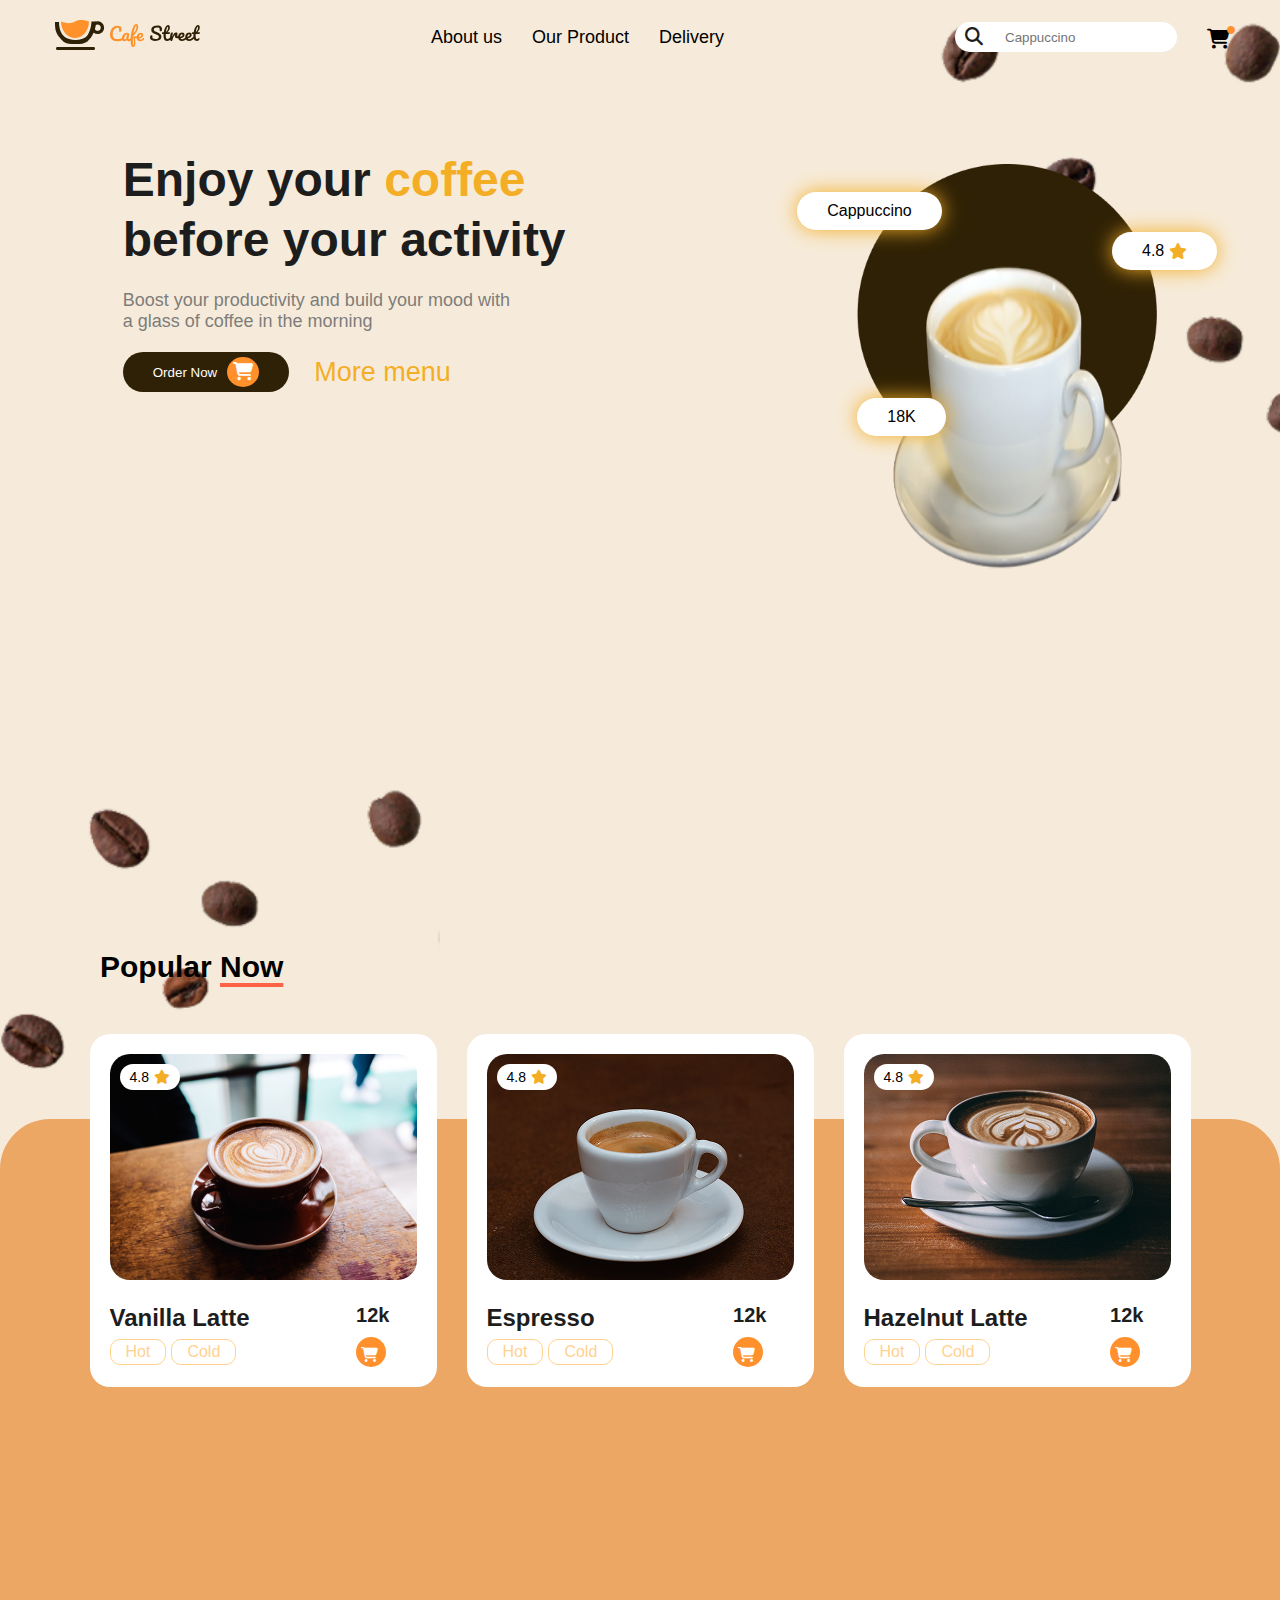
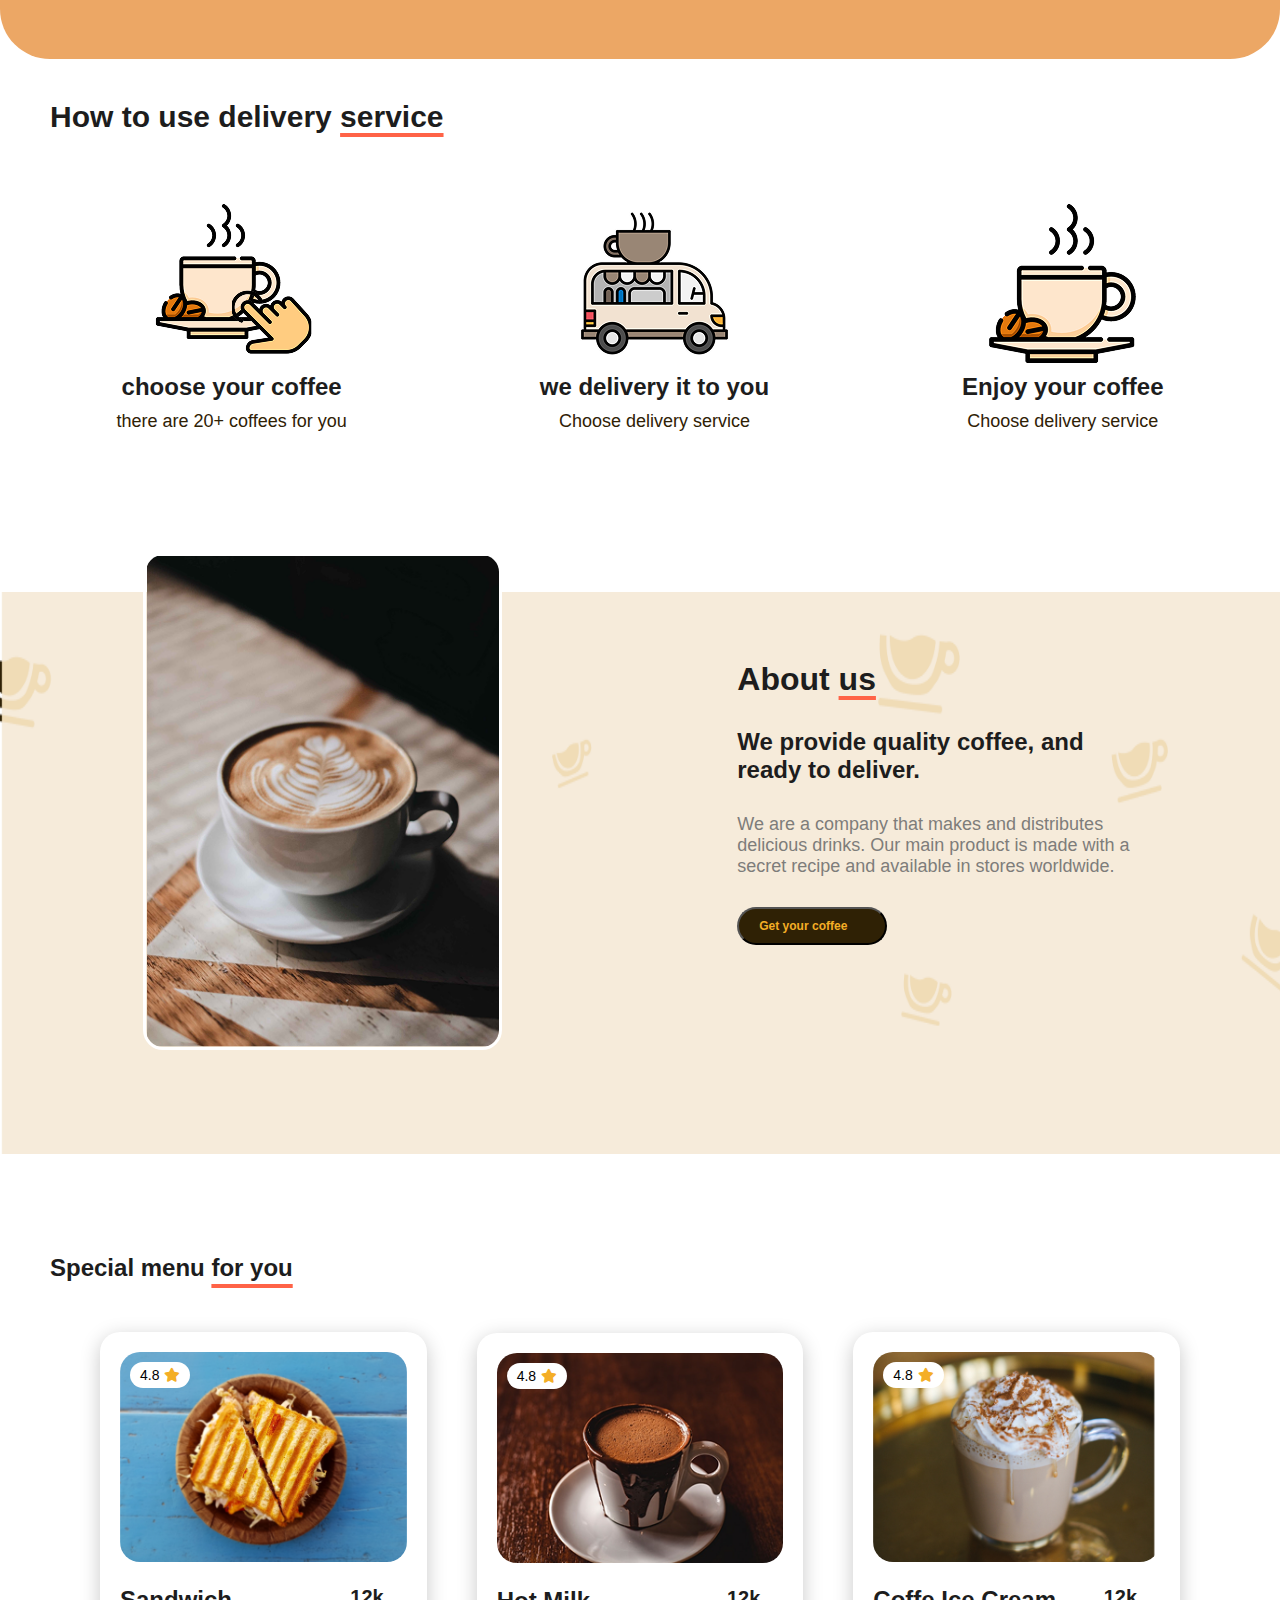
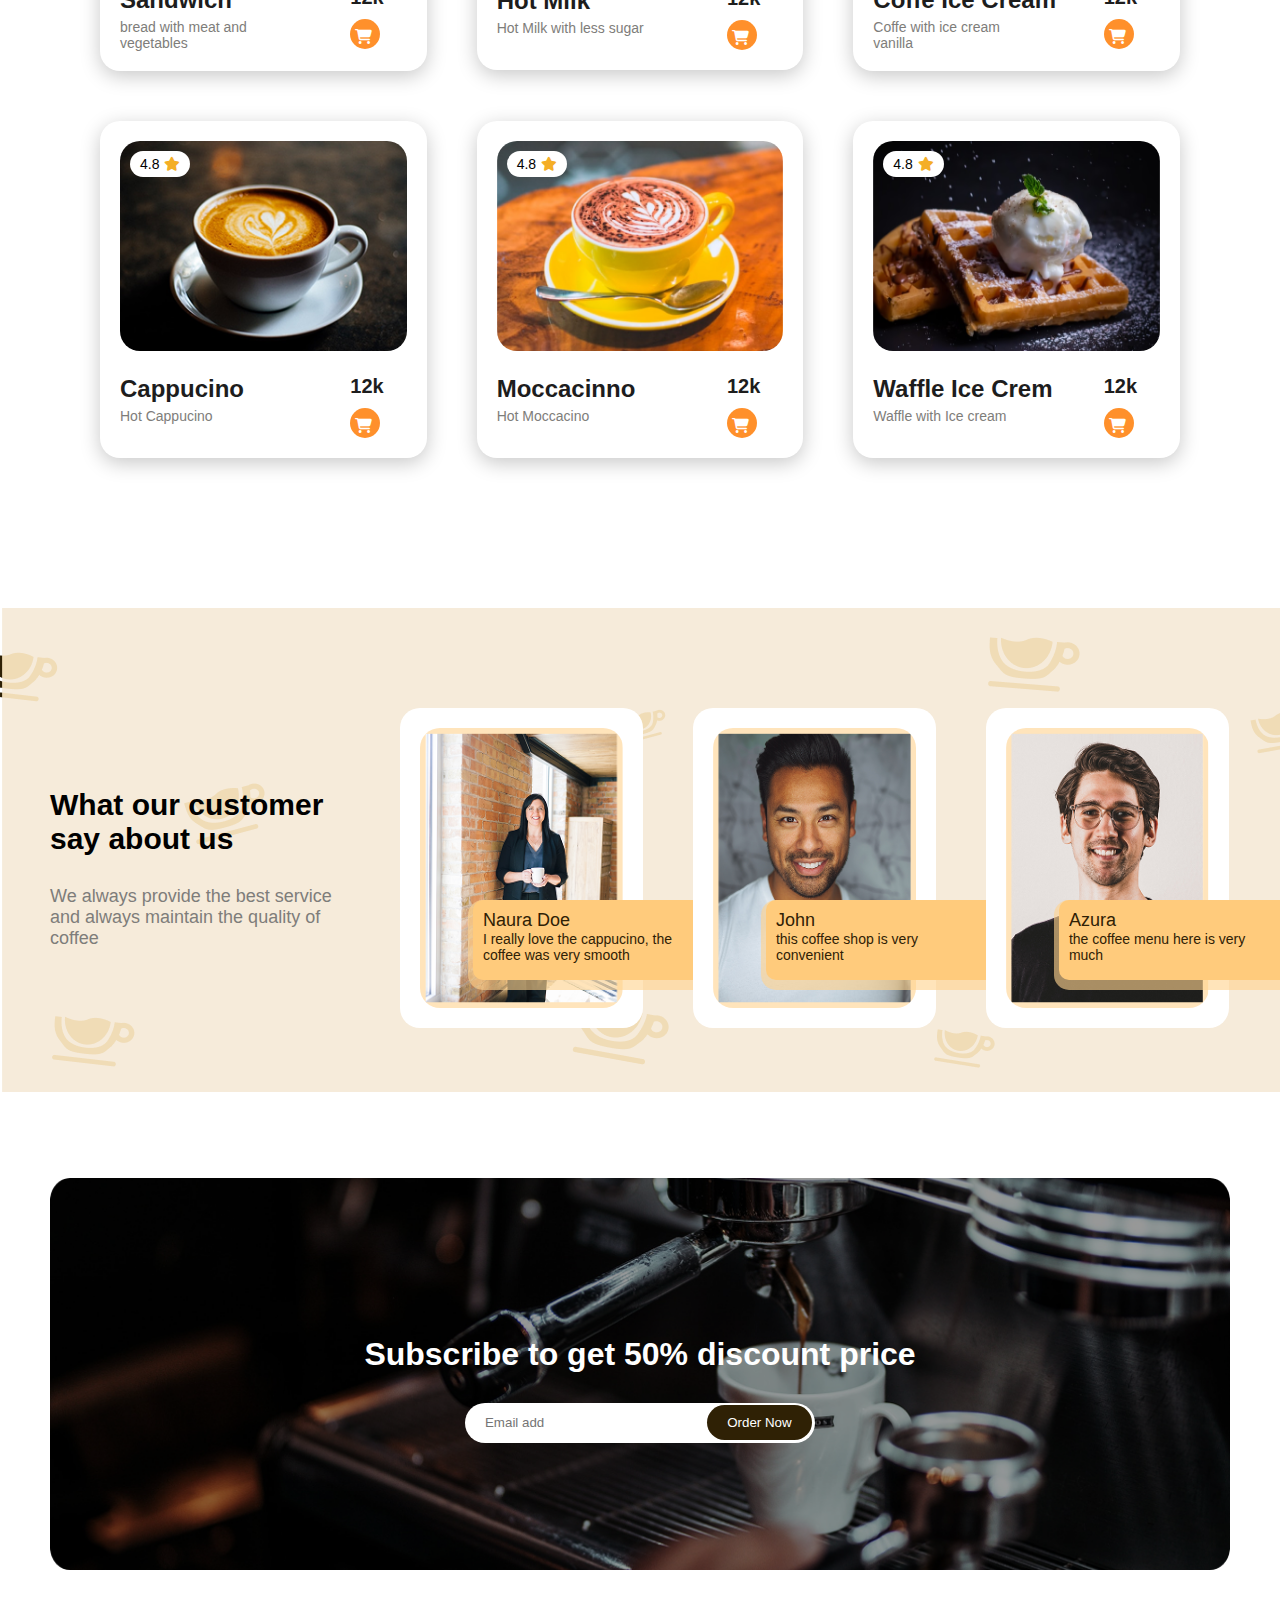
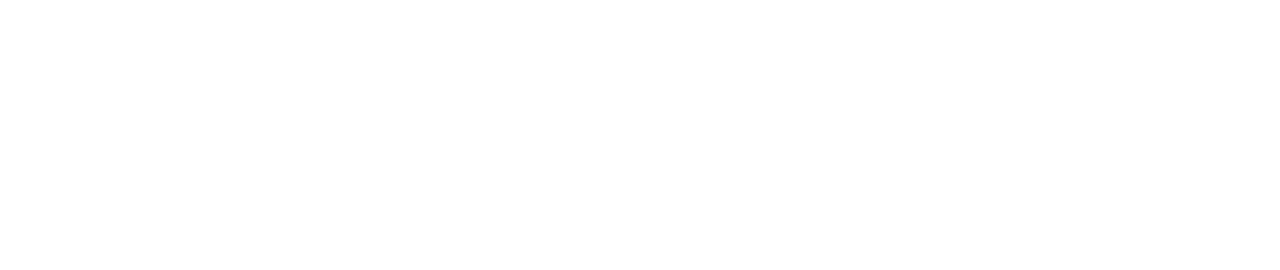
<file: cafe-street/index.html>
<!DOCTYPE html>
<html lang="en">
<head>
    <meta charset="UTF-8">
    <meta name="viewport" content="width=device-width, initial-scale=1.0">
    <title>Cafe Street</title>
    <!-- CSS --><link rel="stylesheet" href="./style.css">
    <!-- font awesome -->
    <link 
    rel="stylesheet" 
    href="https://cdnjs.cloudflare.com/ajax/libs/font-awesome/6.7.2/css/all.min.css" 
    integrity="sha512-Evv84Mr4kqVGRNSgIGL/F/aIDqQb7xQ2vcrdIwxfjThSH8CSR7PBEakCr51Ck+w+/U6swU2Im1vVX0SVk9ABhg==" 
    crossorigin="anonymous" 
    referrerpolicy="no-referrer" />
    <!-- font awesome -->
</head>
<body>
    <!-- Start Header Section -->
     <header class="header">
        <!-- Start Nav Section -->
        <nav class="navbar">
            <div>
                <img src="./images/logo_coffe.svg" alt="Cafe Street Logo" class="logo"></i>
            </div>
            <div>
                <ul class="nav-list">
                    <li><a href="#aboutus">About us</a></li>
                    <li><a href="#product">Our Product</a></li>
                    <li><a href="#delivery">Delivery</a></li>
                </ul>
            </div>
            <div class="nav-btn">
                <div class="search-bar">
                    <div class="search-container">
                      <input type="text" placeholder="Cappuccino" class="search-box">
                      <i class="fa-solid fa-magnifying-glass search-icon"></i>
                    </div>
                </div>
                <div class="cart-icon">
                    <i class="fa-solid fa-cart-shopping"></i>
                    <i class="fa-solid fa-circle"></i>
                </div>
            </div>
        </nav>
         <!-- END Nav Section -->

         <!-- Start Hero Section  -->
          <section class="hero">
            <div class="hero-text">
                <h1 class="hero-title">Enjoy your <span class="titlespan">coffee</span>  before your activity</h1>
                <p class="hero-para">Boost your productivity and build your mood with a glass of coffee in the morning </p>
                <div class="hero-btn-container">
                    <button class="hero-btn">Order Now <i class="fa-solid fa-cart-shopping cart"></i></button>
                    <a class="moremenu">More menu</a>
                </div>
            </div>
            <div class="heroimage">
                <div class="hero-image-container">
                    <img src="./images/img-hero.png" alt="Hero Image" class="hero-image">
                    <img src="./images/img-herobg.png" alt="Hero Image" class="hero-imagebg">
                </div>
                <p class="cappuccino">Cappuccino</p>
                <div class="rating"><p>4.8</p><i class="fa-solid fa-star"></i></div>
                <p class="user">18K</p>
            </div>
          </section>
          <!-- Start Popular Section -->
           <section class="popular">
            <div>
                <h1 class="popular-maintitle">Popular <u>Now</u></h1>
            </div>
            <div class="popular-container">
                <div class="bottom-bg"></div>
                <div class="popular-card">
                    <div>
                        <img src="./images/img_product.png" alt="Popular Image 1" class="popular-image">
                        <div class="card-rating"><p>4.8</p><i class="fa-solid fa-star"></i></div>
                        
                    </div>
                    
                    <div class="popular-text">   
                        <p class="popular-title">Vanilla Latte</p>
                        <p class="popular-rating">12k</p>
                        <div class="popular-btn-container">
                            <a class="popular-btn">Hot</a>
                            <a class="popular-btn">Cold</a>
                        </div>
                        <i class="fa-solid fa-cart-shopping popular-cart"></i>
                    </div>
                </div>
                <div class="popular-card">
                 <div>
                    <img src="./images/espresso.png" alt="Popular Image 2" class="popular-image">
                    <div class="card-rating"><p>4.8</p><i class="fa-solid fa-star"></i></div>
                 </div>  
                 <div class="popular-text">   
                    <p class="popular-title">Espresso</p>
                    <p class="popular-rating">12k</p>
                    <div class="popular-btn-container">
                        <a class="popular-btn">Hot</a>
                        <a class="popular-btn">Cold</a>
                    </div>
                    <i class="fa-solid fa-cart-shopping popular-cart"></i>
                </div>

                </div>
                <div class="popular-card">
                <div>
                    <img src="./images/hazelnut latte.png" alt="Popular Image 3" class="popular-image">
                    <div class="card-rating"><p>4.8</p><i class="fa-solid fa-star"></i></div>
                </div>
                <div class="popular-text">   
                    <p class="popular-title">Hazelnut Latte</p>
                    <p class="popular-rating">12k</p>
                    <div class="popular-btn-container">
                        <a class="popular-btn">Hot</a>
                        <a class="popular-btn">Cold</a>
                    </div>
                    <i class="fa-solid fa-cart-shopping popular-cart"></i>
                </div>

                </div>
           </section>
           
          <!-- End Popular Section -->
         <!-- End Hero Section  -->
     </header>
    <!-- End Header Section -->

    <!-- Start Delivery Service -->
    <section class="delivery" >
        <div>
            <div class="delivery-text">
                <h1 class="delivery-maintitle">How to use delivery <u>service</u></h1>
            </div>
            <div  class="delivery-container">
                <div class="delivery-image-container">
                    <img src="./images/service-coffee.png" alt="Delivery Image" class="delivery-image">
                    <p class="delivery-title">choose your coffee </p>
                    <p class="delivery-para">there are 20+ coffees for you</p>
                </div>
                
                <div class="delivery-image-container">
                    <img src="./images/service-bus.png" alt="Delivery Image" class="delivery-image">
                    <p class="delivery-title">we delivery it to you </p>
                    <p class="delivery-para">Choose delivery service</p>
                </div>
                
                <div class="delivery-image-container">
                    <img src="./images/coffee-cup.png" alt="Delivery Image" class="delivery-image">
                    <p class="delivery-title">Enjoy your coffee</p>
                    <p class="delivery-para">Choose delivery service</p>
                </div>
            </div>
        </div>
    <!-- End Delivery Service -->

    <!-- Start About Us Section-->
    <section class="aboutus-section">
        <div class="aboutus">
          <div class="aboutus-image-container">
            <img src="./images/aboutus banner.png" class="aboutus-image">
          </div>
          <div class="aboutus-text">
            <h1 class="aboutus-maintitle">About <u>us</u></h1>
            <h1 class="aboutus-title">We provide quality coffee, and ready to deliver.</h1>
            <p class="aboutus-para">We are a company that makes and distributes delicious drinks. Our main product is made with a secret recipe and available in stores worldwide.</p>
            <button class="aboutus-btn">Get your coffee</button>
          </div>
        </div>
        <img class="aboutus-bg" src="./images/aboutus-bg-image.png">
      </section>
      
    <!-- End About Us Section-->

    <!-- Start Special Menu -->
    <Section class="special-menu"> 
        <div>
            <h1 class="special-menu-title">Special menu <u>for you</u></h1>
        </div>
        <div class="special-menu-container">
            <div class="special-menu-card">
                <div>
                    <img src="./images/sandwich.png" alt="Popular Image 1" class="special-menu-image">
                    <div class="card-rating"><p>4.8</p><i class="fa-solid fa-star"></i></div>
                    
                </div>
                <div>
                    <div class="special-menu-text">   
                        <p class="special-menu-title">Sandwich</p>
                        <p class="special-menu-rating">12k</p>
                        <p class="special-menu-para">
                            bread with meat and vegetables
                        </p>
                        <i class="fa-solid fa-cart-shopping special-menu-cart"></i>
                       
                    </div>
                </div>
                
           
            </div>
            <div class="special-menu-card">
                <div>
                    <img src="./images/hot-milk.png" alt="Popular Image 1" class="special-menu-image">
                    <div class="card-rating"><p>4.8</p><i class="fa-solid fa-star"></i></div>
                    
                </div>
                <div>
                    <div class="special-menu-text">   
                        <p class="special-menu-title">Hot Milk</p>
                        <p class="special-menu-rating">12k</p>
                        <p class="special-menu-para">
                            Hot Milk with less sugar
                        </p>
                        <i class="fa-solid fa-cart-shopping special-menu-cart"></i>
                       
                    </div>
                </div>
                
           
            </div>
            <div class="special-menu-card">
                <div>
                    <img src="./images/ice-coffee.png" alt="Popular Image 1" class="special-menu-image">
                    <div class="card-rating"><p>4.8</p><i class="fa-solid fa-star"></i></div>
                    
                </div>
                <div>
                    <div class="special-menu-text">   
                        <p class="special-menu-title">Coffe Ice Cream</p>
                        <p class="special-menu-rating">12k</p>
                        <p class="special-menu-para">
                            Coffe with ice cream vanilla
                        </p>
                        <i class="fa-solid fa-cart-shopping special-menu-cart"></i>
                       
                    </div>
                </div>
                
           
            </div>
            <div class="special-menu-card">
                <div>
                    <img src="./images/cappucino.png" alt="Popular Image 1" class="special-menu-image">
                    <div class="card-rating"><p>4.8</p><i class="fa-solid fa-star"></i></div>
                    
                </div>
                <div>
                    <div class="special-menu-text">   
                        <p class="special-menu-title">Cappucino</p>
                        <p class="special-menu-rating">12k</p>
                        <p class="special-menu-para">Hot Cappucino
                        </p>
                        <i class="fa-solid fa-cart-shopping special-menu-cart"></i>
                       
                    </div>
                </div>
                
           
            </div>
            <div class="special-menu-card">
                <div>
                    <img src="./images/moccacinno.png" alt="Popular Image 1" class="special-menu-image">
                    <div class="card-rating"><p>4.8</p><i class="fa-solid fa-star"></i></div>
                    
                </div>
                <div>
                    <div class="special-menu-text">   
                        <p class="special-menu-title">Moccacinno</p>
                        <p class="special-menu-rating">12k</p>
                        <p class="special-menu-para">
                            Hot Moccacino 
                        </p>
                        <i class="fa-solid fa-cart-shopping special-menu-cart"></i>
                       
                    </div>
                </div>
                
           
            </div>
            <div class="special-menu-card">
                <div>
                    <img src="./images/waffle.png" alt="Popular Image 1" class="special-menu-image">
                    <div class="card-rating"><p>4.8</p><i class="fa-solid fa-star"></i></div>
                    
                </div>
                <div>
                    <div class="special-menu-text">   
                        <p class="special-menu-title">Waffle Ice Crem</p>
                        <p class="special-menu-rating">12k</p>
                        <p class="special-menu-para">
                            Waffle with Ice cream
                        </p>
                        <i class="fa-solid fa-cart-shopping special-menu-cart"></i>
                       
                    </div>
                </div>
                
           
            </div>
    </Section>
    <!-- End Special Menu -->

    <!-- Start Review Section -->
     <section>
        <div class="review">
            <div class="review-bg">
                <img src="./images/aboutus-bg-image.png" alt="Review Image" class="review-image">
            </div>
            <div class="review-text">
                <h1 class="review-text-title">What our customer say about us</h1>
                <p class="review-text-para">We always provide the best service and always maintain the quality of coffee</p>
            </div>
        
            <div class="review-container">
                <div class="review-card">
                    <img src="./images/Naura.png" alt="User Image" class="user-image">
                    <div class="user-image-container">
                        <p class="user-name">Naura Doe</p>
                        <p class="user-para">I really love the cappucino, the coffee was very smooth  </p>
                       </div>
                </div>


                <div class="review-card">
                    <img src="./images/John.png" alt="User Image" class="user-image">
                    <div class="user-image-container">
                     <p class="user-name">John</p>
                        <p class="user-para">this coffee shop is very convenient</p>
                    </div>
                </div>


                <div class="review-card">
                    <img src="./images/Azura.png" alt="User Image" class="user-image">
                    <div class="user-image-container">
                        <p class="user-name">Azura</p>
                    <p class="user-para">the coffee menu here is very much</p>
                       </div>
                </div>
            </div>
        </div>
     </section>
    <!-- End Review Section -->
    <!-- Start Subscribe SECTION -->
    <section class="subscribe">
        <div class="subscribe-container">
            <h1 class="subscribe-title">Subscribe to get 50% discount price</h1>
            <div class="subscribe-input-container">
                <input type="text" placeholder="Email add" class="subscribe-input">
                <button class="subscribe-btn">Order Now</button>
            </div>
        </div>

    <!-- End Subscribe SECTION -->
    
</body>
</html>
</file>
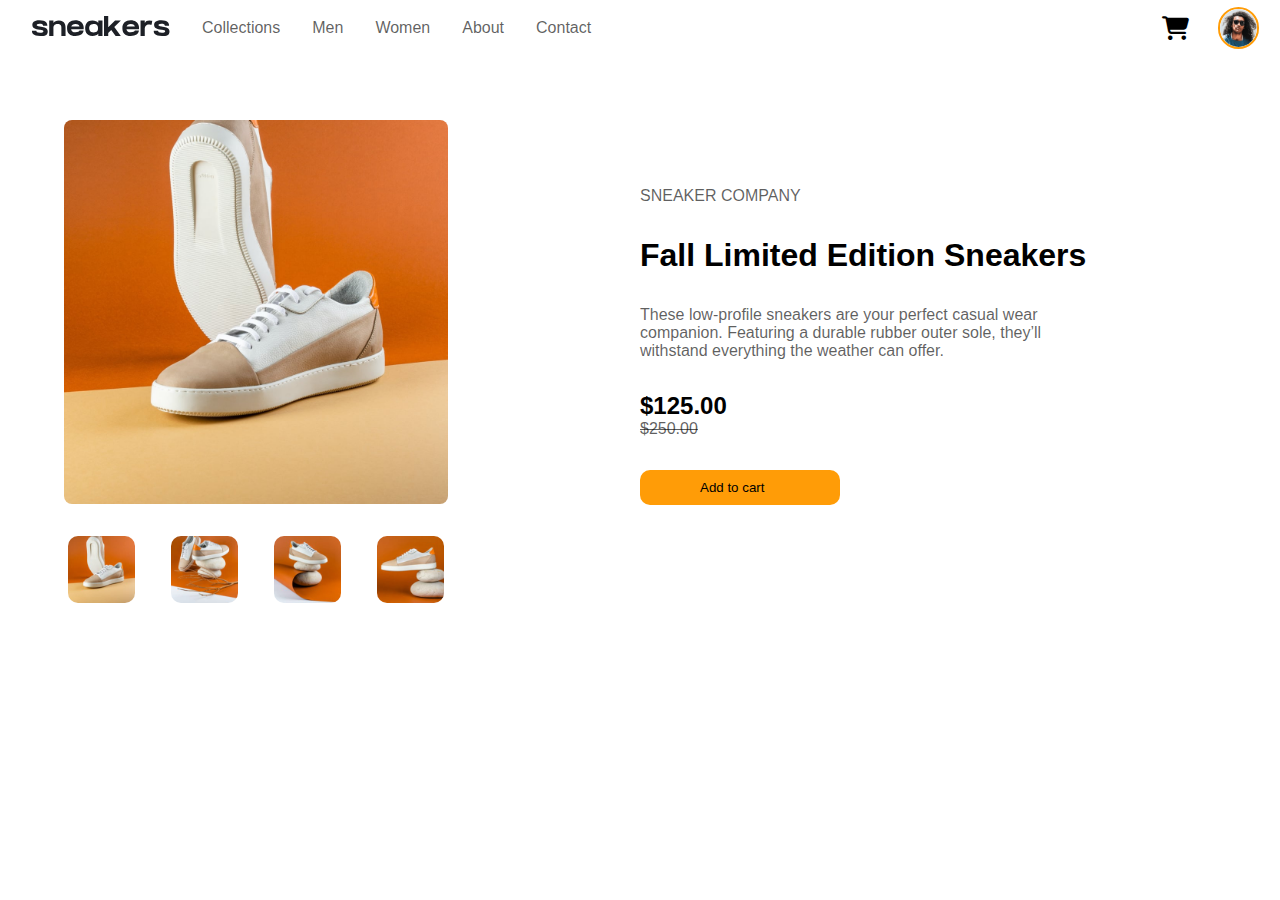
<file: flex-practice/index.html>
<!DOCTYPE html>
<html lang="en">
<head>
    <meta charset="UTF-8">
    <meta name="viewport" content="width=device-width, initial-scale=1.0">
    <title>sneaker</title>
     <!-- CSS --><link rel="stylesheet" href="./style.css">
    <!-- font awesome -->
    <link 
    rel="stylesheet" 
    href="https://cdnjs.cloudflare.com/ajax/libs/font-awesome/6.7.2/css/all.min.css" 
    integrity="sha512-Evv84Mr4kqVGRNSgIGL/F/aIDqQb7xQ2vcrdIwxfjThSH8CSR7PBEakCr51Ck+w+/U6swU2Im1vVX0SVk9ABhg==" 
    crossorigin="anonymous" 
    referrerpolicy="no-referrer" />
    <!-- font awesome -->
</head>
<body>
    <!-- Header Section Start -->
    <header class="header">
        <div class="container">
            <nav class="header__nav">
                <a href="#"><img src="./images/logo.svg" alt="Logo"></a>
                <ul class="header__nav-list">
                    <li class="nav-list"><a href="#">Collections</a></li>
                    <li class="nav-list"><a href="#">Men</a></li>
                    <li class="nav-list"><a href="#">Women</a></li>
                    <li class="nav-list"><a href="#">About</a></li>
                    <li class="nav-list"><a href="#">Contact</a></li>
                </ul>
            </nav>
            <div class="header__icons">
                <i class="fa-solid fa-cart-shopping"></i>
                <img src="./images/image-avatar.png" alt="Avatar" class="header__avatar">
            </div>
        </div>
    <!-- Header Section End -->

    <!-- Hero Section Start -->
    <section class="hero">
        <div class="hero-container">
            <div class="hero-image">
                <img src="./images/image-product-1.jpg" alt="Sneakers" class="main-image">
                <div class="hero-thumbnails">
                    <img src="./images/image-product-1-thumbnail.jpg" alt="Sneakers Thumbnail" class="thumbnail">
                    <img src="./images/image-product-2-thumbnail.jpg" alt="Sneakers Thumbnail" class="thumbnail">
                    <img src="./images/image-product-3-thumbnail.jpg" alt="Sneakers Thumbnail" class="thumbnail">
                    <img src="./images/image-product-4-thumbnail.jpg" alt="Sneakers Thumbnail" class="thumbnail">
                </div>
            </div>
            <div class="hero-content">
                <p class="hero-content-para">SNEAKER COMPANY</p>
                <h1 class="hero-content-title">Fall Limited Edition Sneakers</h1>
                <p class="hero-content-para">These low-profile sneakers are your perfect casual wear companion. Featuring a durable rubber outer sole, they’ll withstand everything the weather can offer.</p>
                <div class="hero-price">
                    <span>$125.00</span>
                    <del class="discount">$250.00</del>
                </div>
                <button class="btn">Add to cart</button>
            </div>
        </div>
    <!-- Hero Section End -->
</body>
</html>
</file>
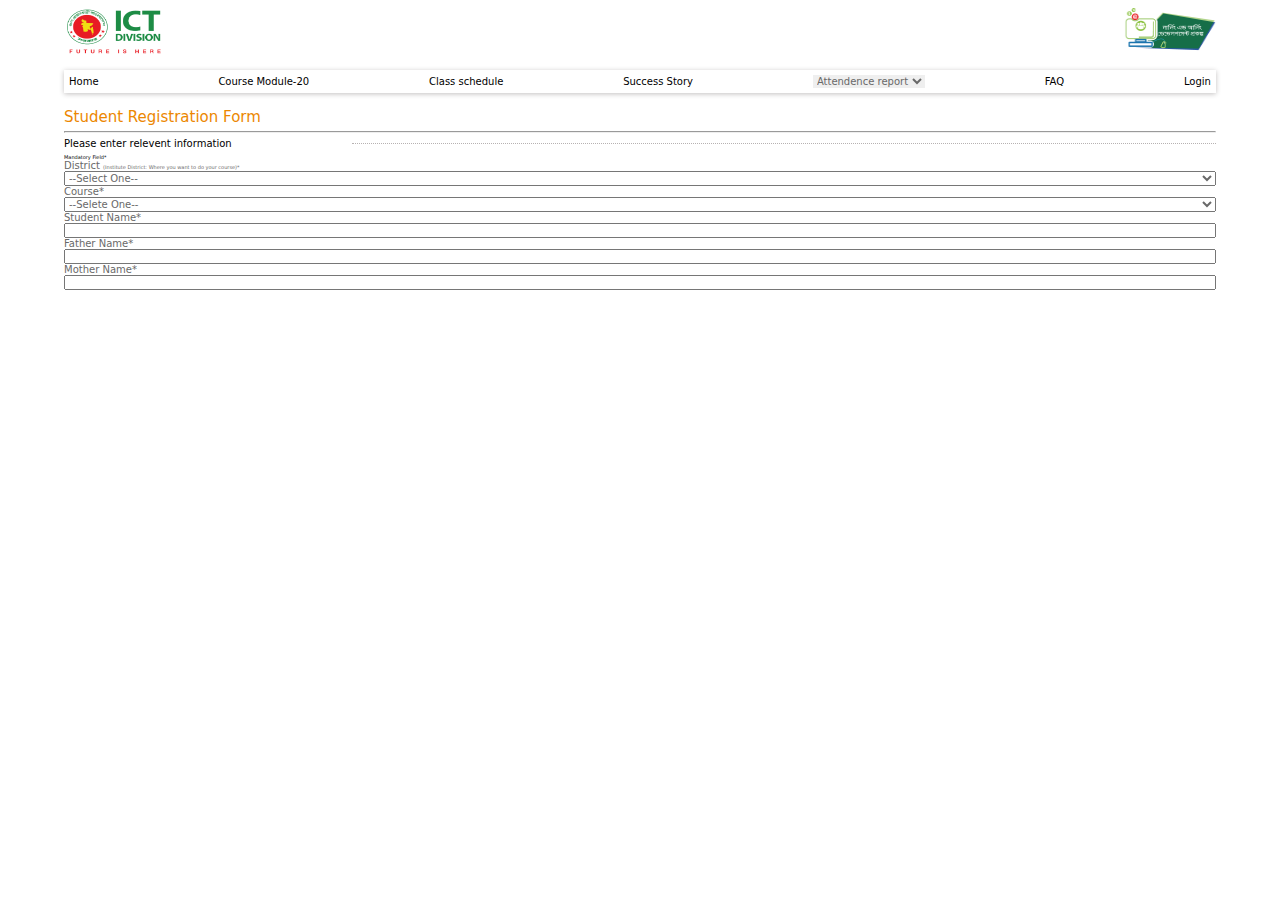
<file: ledp-clone/index.html>
<!DOCTYPE html>
<html lang="en">
<head>
    <meta charset="UTF-8">
    <meta name="viewport" content="width=device-width, initial-scale=1.0">
    <title>LEDP</title>
    <!-- css --> <link rel="stylesheet" href="style.css">
</head>
<body class="container">
   <header>
    <!--S Header logo -->
    <div class="headerLogo">
        <img src="images/ictdd.png" alt="logo" class="ictddLogo">
        <img src="images/ledp.png" alt="logo" class="ledpLogo">
    </div>
    <!--E Header logo -->
        <!-- S Navbar -->
         <nav >
              <ul class="navbar">
                <li><a href="#">Home</a></li>
                <li><a href="#">Course Module-20</a></li>
                <li><a href="#">Class schedule</a></li>
                <li><a href="#">Success Story</a></li>
                <li>
                    <select id="attend" >
                        <option value="">Attendence report</option>
                      </select>
                </li>
                <li><a href="#">FAQ</a></li>
                <li><a href="#">Login</a></li>
              </ul>
         </nav>
        <!-- E Navbar -->
   </header>
   <main>
    <p class="SRF_Title">Student Registration Form</p>
    <hr class="line"> 

    <!-- S Form -->
     <div class="formTitle">
        <p>Please enter relevent information</p> 
        <hr class="dotted-line">
     </div>
     <p class="mandatory">Mandatory Field*</p>

     <form >
        <div>
        </div>
        <div class="form">
            <p for="district">District <span class="districtNote">(Institute District: Where you want to do your course)*</span></p>
            <select id="district" name="district" required>
                <option value="">--Select One--</option>
                <option value="Bagerhat">Bagerhat</option>
                <option value="Bandarban">Bandarban</option>
                <option value="Barguna">Barguna</option>
                <option value="Barisal">Barisal</option>
                <option value="Bhola">Bhola</option>
                <option value="Bogura">Bogura</option>
                <option value="Brahmanbaria">Brahmanbaria</option>
                <option value="Chandpur">Chandpur</option>
                <option value="Chattogram">Chattogram</option>
                <option value="Chuadanga">Chuadanga</option>
                <option value="Cox's Bazar">Cox's Bazar</option>
                <option value="Cumilla">Cumilla</option>
                <option value="Dhaka">Dhaka</option>
                <option value="Dinajpur">Dinajpur</option>
                <option value="Faridpur">Faridpur</option>
                <option value="Feni">Feni</option>
                <option value="Gaibandha">Gaibandha</option>
                <option value="Gazipur">Gazipur</option>
                <option value="Gopalganj">Gopalganj</option>
                <option value="Habiganj">Habiganj</option>
                <option value="Jamalpur">Jamalpur</option>
                <option value="Jashore">Jashore</option>
                <option value="Jhalokathi">Jhalokathi</option>
                <option value="Jhenaidah">Jhenaidah</option>
                <option value="Joypurhat">Joypurhat</option>
                <option value="Khagrachari">Khagrachari</option>
                <option value="Khulna">Khulna</option>
                <option value="Kishoreganj">Kishoreganj</option>
                <option value="Kurigram">Kurigram</option>
                <option value="Kushtia">Kushtia</option>
                <option value="Lakshmipur">Lakshmipur</option>
                <option value="Lalmonirhat">Lalmonirhat</option>
                <option value="Madaripur">Madaripur</option>
                <option value="Magura">Magura</option>
                <option value="Manikganj">Manikganj</option>
                <option value="Meherpur">Meherpur</option>
                <option value="Moulvibazar">Moulvibazar</option>
                <option value="Munshiganj">Munshiganj</option>
                <option value="Mymensingh">Mymensingh</option>
                <option value="Naogaon">Naogaon</option>
                <option value="Narail">Narail</option>
                <option value="Narayanganj">Narayanganj</option>
                <option value="Narsingdi">Narsingdi</option>
                <option value="Natore">Natore</option>
                <option value="Netrokona">Netrokona</option>
                <option value="Nilphamari">Nilphamari</option>
                <option value="Noakhali">Noakhali</option>
                <option value="Pabna">Pabna</option>
                <option value="Panchagarh">Panchagarh</option>
                <option value="Patuakhali">Patuakhali</option>
                <option value="Pirojpur">Pirojpur</option>
                <option value="Rajbari">Rajbari</option>
                <option value="Rajshahi">Rajshahi</option>
                <option value="Rangamati">Rangamati</option>
                <option value="Rangpur">Rangpur</option>
                <option value="Satkhira">Satkhira</option>
                <option value="Shariatpur">Shariatpur</option>
                <option value="Sherpur">Sherpur</option>
                <option value="Sirajganj">Sirajganj</option>
                <option value="Sunamganj">Sunamganj</option>
                <option value="Sylhet">Sylhet</option>
                <option value="Tangail">Tangail</option>
                <option value="Thakurgaon">Thakurgaon</option>
            </select>
        </div>
        <div class="form">
            <p for="Course">Course*
            </p>
            <select id="Course" name="Course" required>
                <option value="ICT">--Selete One--</option>
                <option value="ICT">Web Design & Deelopment - 2020 (2020, February)</option>
                <option value="ICT">Graphic Design - 2020 (2020, February)</option>
                <option value="ICT">Digital Marketing - 2020 (2020, February)</option>
            </select>
        </div>
        <div class="form">
            <p for="name">Student Name*</p>
            <input type="text" id="name" name="name" required>
        </div>
        <div class="form">
            <p for="name">Father Name*</p>
            <input type="text" id="fname" name="fname" required>
        </div>
        <div class="form">
            <p for="name">Mother Name*</p>
            <input type="text" id="fname" name="fname" required>
        </div>
        <div class="form">
       </div>
     
    <!-- E Form -->
   </main>
</body>
</html>
</file>
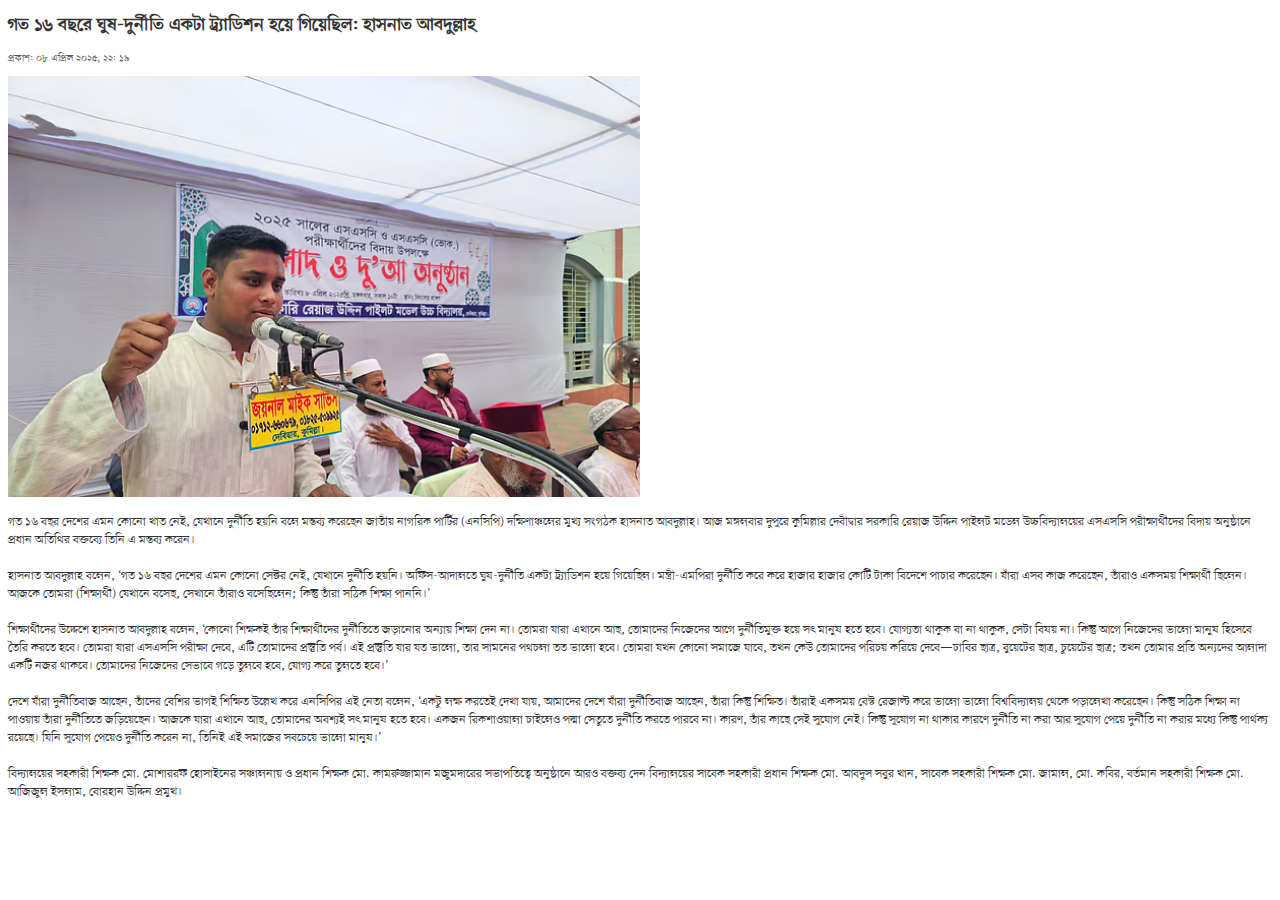
<file: prothom_alo-clone/index.html>
<!DOCTYPE html>
<html lang="en">
<head>
    <meta charset="UTF-8">
    <meta name="viewport" content="width=device-width, initial-scale=1.0">
    <title>Prothom Alo</title>
    <link rel="stylesheet" href="./style.css">
</head>
<body>
    <h1 class="title">গত ১৬ বছরে ঘুষ-দুর্নীতি একটা ট্র্যাডিশন হয়ে গিয়েছিল: হাসনাত আবদুল্লাহ</h1>

    <p class="date">প্রকাশ: ০৮ এপ্রিল ২০২৫, ২২: ১৯</p>
    <a href="https://www.prothomalo.com/bangladesh/district/08w1f14ljb" class="image"><img src="./images/hero.avif" class="image"></a>

    <p class="para">গত ১৬ বছর দেশের এমন কোনো খাত নেই, যেখানে দুর্নীতি হয়নি বলে মন্তব্য করেছেন জাতীয় নাগরিক পার্টির (এনসিপি) দক্ষিণাঞ্চলের মুখ্য সংগঠক হাসনাত আবদুল্লাহ। আজ মঙ্গলবার দুপুরে কুমিল্লার দেবীদ্বার সরকারি রেয়াজ উদ্দিন পাইলট মডেল উচ্চবিদ্যালয়ের এসএসসি পরীক্ষার্থীদের বিদায় অনুষ্ঠানে প্রধান অতিথির বক্তব্যে তিনি এ মন্তব্য করেন।
    <br><br>
    হাসনাত আবদুল্লাহ বলেন, ‘গত ১৬ বছর দেশের এমন কোনো সেক্টর নেই, যেখানে দুর্নীতি হয়নি। অফিস-আদালতে ঘুষ-দুর্নীতি একটা ট্র্যাডিশন হয়ে গিয়েছিল। মন্ত্রী-এমপিরা দুর্নীতি করে করে হাজার হাজার কোটি টাকা বিদেশে পাচার করেছেন। যাঁরা এসব কাজ করেছেন, তাঁরাও একসময় শিক্ষার্থী ছিলেন। আজকে তোমরা (শিক্ষার্থী) যেখানে বসেছ, সেখানে তাঁরাও বসেছিলেন; কিন্তু তাঁরা সঠিক শিক্ষা পাননি।’
    <br><br>   
    শিক্ষার্থীদের উদ্দেশে হাসনাত আবদুল্লাহ বলেন, ‘কোনো শিক্ষকই তাঁর শিক্ষার্থীদের দুর্নীতিতে জড়ানোর অন্যায় শিক্ষা দেন না। তোমরা যারা এখানে আছ, তোমাদের নিজেদের আগে দুর্নীতিমুক্ত হয়ে সৎ মানুষ হতে হবে। যোগ্যতা থাকুক বা না থাকুক, সেটা বিষয় না। কিন্তু আগে নিজেদের ভালো মানুষ হিসেবে তৈরি করতে হবে। তোমরা যারা এসএসসি পরীক্ষা দেবে, এটি তোমাদের প্রস্তুতি পর্ব। এই প্রস্তুতি যার যত ভালো, তার সামনের পথচলা তত ভালো হবে। তোমরা যখন কোনো সমাজে যাবে, তখন কেউ তোমাদের পরিচয় করিয়ে দেবে—ঢাবির ছাত্র, বুয়েটের ছাত্র, চুয়েটের ছাত্র; তখন তোমার প্রতি অন্যদের আলাদা একটি নজর থাকবে। তোমাদের নিজেদের সেভাবে গড়ে তুলবে হবে, যোগ্য করে তুলতে হবে।’
    <br><br>
    দেশে যাঁরা দুর্নীতিবাজ আছেন, তাঁদের বেশির ভাগই শিক্ষিত উল্লেখ করে এনসিপির এই নেতা বলেন, ‘একটু লক্ষ করতেই দেখা যায়, আমাদের দেশে যাঁরা দুর্নীতিবাজ আছেন, তাঁরা কিন্তু শিক্ষিত। তাঁরাই একসময় বেস্ট রেজাল্ট করে ভালো ভালো বিশ্ববিদ্যালয় থেকে পড়ালেখা করেছেন। কিন্তু সঠিক শিক্ষা না পাওয়ায় তাঁরা দুর্নীতিতে জড়িয়েছেন। আজকে যারা এখানে আছ, তোমাদের অবশ্যই সৎ মানুষ হতে হবে। একজন রিকশাওয়ালা চাইলেও পদ্মা সেতুতে দুর্নীতি করতে পারবে না। কারণ, তাঁর কাছে সেই সুযোগ নেই। কিন্তু সুযোগ না থাকার কারণে দুর্নীতি না করা আর সুযোগ পেয়ে দুর্নীতি না করার মধ্যে কিন্তু পার্থক্য রয়েছে। যিনি সুযোগ পেয়েও দুর্নীতি করেন না, তিনিই এই সমাজের সবচেয়ে ভালো মানুষ।’
    <br><br>
    বিদ্যালয়ের সহকারী শিক্ষক মো. মোশাররফ হোসাইনের সঞ্চালনায় ও প্রধান শিক্ষক মো. কামরুজ্জামান মজুমদারের সভাপতিত্বে অনুষ্ঠানে আরও বক্তব্য দেন বিদ্যালয়ের সাবেক সহকারী প্রধান শিক্ষক মো. আবদুস সবুর খান, সাবেক সহকারী শিক্ষক মো. জামাল, মো. কবির, বর্তমান সহকারী শিক্ষক মো. আজিজুল ইসলাম, বোরহান উদ্দিন প্রমুখ।</p>
</body>
</html>
</file>
<file: cafe-street/style.css>
*{
    margin: 0;
    padding: 0;
    box-sizing: border-box;
    font-family: 'Poppins', sans-serif;
}

ul li{
    list-style: none;
}

a{
    text-decoration: none;
    color : #000000;
}

/* Start Header Section */
.header{
    background: url(./images/bg-image.png) no-repeat center/cover;
    height: 150vh;
    wi
}
/* Start Navbar */
.navbar{
    display: flex;
    justify-content: space-between;
    align-items: center;
    padding: 20px 50px;
}
.logo{
    width: 150px;
    height: 30px;
}
.nav-list{
    display: flex;
    align-items: center;
    gap: 30px;
    font-size: 18px;
}
.nav-list{
    display: flex;
    align-items: center;
    gap: 30px;
    font-size: 18px;
}
.nav-btn{
    display: flex;
    align-items: center;
    gap: 30px;
    font-size: 18px;
}
.search-container {
    position: relative;
}

.search-box {
    height: 30px;
    width: 222px;
    padding-left: 50px;
    border: 0px ;
    border-radius: 20px;
}

.search-icon {
    position: absolute;
    left: 10px;
    top: 50%;
    transform: translateY(-50%);
    color: #1D1D1D;
}
.cart-icon{
    position: relative;
}
.fa-circle{
    font-size: 8px;
    color: #FF902B;
    position: absolute;
    right: -5px;
    top: 2px;
}
.fa-cart-shopping{
    font-size: 20px;
    padding-top: 5px;
    position: relative;
}
/* End Navbar Section */
/* Start Hero Section */
.hero{
    display: flex;
    justify-content:space-around;
    align-items: center;
}
.hero-text{
    display: flex;
    flex-direction: column;
    gap: 20px;
}
.hero-title{
    font-size: 48px;
    font-weight: 600;
    width: 489px;
    color: #1D1D1D;
    line-height: 60px;
}
.titlespan{
    color: #F4AE26;
}
.hero-para{
    font-size: 18px;
    width: 393px;
    color: #7E7D7A;
}
.hero-btn-container{
    display: flex;
    align-items: center;
    gap: 20px;
}
.hero-btn{
    display: flex;
    justify-content: center;
    align-items: center;
    gap: 10px;
    background: #2F2105;
    padding: 5px 30px;
    color: #FFFFFF;
    border: 0px ;
    border-radius: 20px;
}
.cart{
    font-size: 2vh;
    color: #FFFFFF;
    background:#FF902B;
    border: 0px;
    padding: 6px;
    border-radius: 100%;
}
.moremenu{
    font-size: 3vh;
    font-weight: 500;
    color:#F4AE26;
    border: 0px;
    padding: 5px;
    border-radius: 100%;
}
.hero-image-container{
    padding-top: 30%;
    position: relative;
}
.heroimage{
    position: relative;
    
}
.cappuccino{
    background: #FFFFFF;
    padding: 10px 30px;
    border-radius: 20px;
    box-shadow: #F4AE26 0px 0px 20px 0px;
    position: absolute;
    top: 30%;
    left: -20%;
    z-index: 3; 
}
.rating{
    display: flex;
    align-items: center;
    gap: 5px;
    background: #FFFFFF;
    padding: 10px 30px;
    border-radius: 20px;
    box-shadow: #F4AE26 0px 0px 20px 0px;
    position: absolute;
    top: 40%;
    right: -20%;
    z-index: 3; 
}
.fa-star{
    color: #F4AE26;
}
.user{
    display: flex;
    align-items: center;
    gap: 5px;
    background: #FFFFFF;
    padding: 10px 30px;
    border-radius: 20px;
    box-shadow: #F4AE26 0px 0px 20px 0px;
    position: absolute;
    bottom: 8%;
    left: 0;
    z-index: 3;
}
.hero-imagebg {
    width: 300px;
    height: 300px;
    position: relative;
    z-index: 1; 
    
}

.hero-image {
    width: 250px;
    height: 50vh; 
    position: absolute;
    top: 5rem;
    left: 10%;
    z-index: 2;
}
/* END Hero Section */
/*Start Popular section */
.popular{
    width: 100%;
   position: absolute;
    top: 100vh;

}
.popular-maintitle{
font-size: 30px;
font-weight: 600;
padding: 50px 100px;
}
.popular-container{
    display: flex;
    gap:30px;
    justify-content: center;
    align-items: center;
    padding: 0px 50px;
}
.bottom-bg {
    position: absolute;
    top: 45%;
    left: 0;
    width: 100%;
    height: 60vh; 
    background-color: #eca765;
    border-radius: 50px; 
    z-index: 1; 
  }
.popular-maintitle u{
    text-decoration: underline;
    text-decoration-color: #ff6347;
    text-decoration-thickness: 4px;
    text-underline-offset: 6px; 
}
.popular-card img{
    width: 100%;
    height: 100%;
    border-radius: 20px;

}
.popular-card{
    background: #FFFFFF;
    padding: 20px;
    border-radius: 20px;
    display: flex;
    flex-direction: column;
    gap: 20px;
    position: relative;
    z-index: 2; 
}
.popular-image{
    width: 100%;
    height: 100%;
    border-radius: 20px;
}
.card-rating{
    font-size: 14px;
    display: flex;
    align-items: center;
    gap: 5px;
    background: #FFFFFF;
    padding: 5px 10px;
    border-radius: 20px;
    position: absolute;
    top: 30px;
    left: 30px;
    z-index: 3; 
}
.popular-cart{
    width: 30px;
    height: 30px;
    font-size: 15px;
    color: #FFFFFF;
    background:#FF902B;
    padding: 10px 5px;
    border: 0px;
    border-radius: 100%;
}
.popular-text{
    display: grid;
    grid-template-columns: 4fr 1fr;
    gap: 5px;
}
.popular-title{
    font-size: 24px;
    font-weight: 600;
    color: #1D1D1D;
}
.popular-rating{
    font-size: 20px;
    font-weight: 600;
    color: #1D1D1D;
}
.popular-btn-container{
    display: flex;
    align-items: center;
    gap: 5px;
}
.popular-btn{
    font-size: 16px;
    padding: 3px 15px;
    color: #FFD28F;
    border: #FFD28F 1px solid;
    border-radius: 10px;
}
.popular-btn:hover{
    color: #FF902B;
    border: #FF902B 1px solid;
    cursor: pointer;
}
/*End Popular section */
/* End Header Section */
/* Start Delivery Section */
.delivery{
    margin: 300px 0px;
}
.delivery-container{
    display: flex;
    flex-direction: row;
    justify-content: space-around;
    align-items: center;
    padding: 20px;
}
.delivery-maintitle{
    font-size: 30px;
    font-weight: 600;
    color: #1D1D1D;
    padding: 50px 50px;
}
.delivery-maintitle u{
    text-decoration: underline;
    text-decoration-color: #ff6347;
    text-decoration-thickness: 4px;
    text-underline-offset: 6px; 
}
.delivery-title{
    font-size: 24px;
    font-weight: 600;
    color: #1D1D1D;
}
.delivery-para{
    font-size: 18px;
    font-weight: 400;
    color: #2F2105;
}

.delivery-image-container{
    display: flex;
    flex-direction: column;
    justify-content: center;
    align-items: center;
    gap: 10px;
}
/* End Delivery Section */
/* Start About Us Section */
.aboutus{
    display: flex;
    justify-content: space-around;
    align-items: center;
    gap: 50px;
    padding: 50px;
    margin: 50px 0px;
    position: relative;
    z-index: 1; 
}
.aboutus-section {
    position: relative;
    overflow: hidden; /* Keeps the background contained */
  }
.aboutus-image{
    width: 359.13px;
    height: 497.67px;
    border-radius: 20px;
    border: 3px solid #FFFFFF;
}
.aboutus-bg {
    position: absolute;
    bottom: -20%;
    left: 0;
    width: 100%;
    height: 100%;
    z-index: 0; 
  }
.aboutus-text{
    display: flex;
    flex-direction: column;
    gap: 30px;
}
.aboutus-maintitle u{
    text-decoration: underline;
    text-decoration-color: #ff6347;
    text-decoration-thickness: 4px;
    text-underline-offset: 6px; 
}
.aboutus-maintitle{
    font-size: 32px;
    font-weight: 600;
    color: #1D1D1D;
}   
.aboutus-title{
    font-size: 24px;
    width: 350px;
    font-weight: 600;
    color: #1D1D1D;
}
.aboutus-para{
    font-size: 18px;
    width: 400px;
    font-weight: 400;
    color: #7E7D7A;
}
.aboutus-btn-container{
    display: flex;
    align-items: center;
    gap: 20px;
}
.aboutus-btn{
    display: flex;
    font-size: 12px;
    font-weight: 700;
    width: 150px;
    align-items: center;
    background: #2F2105;
    padding: 10px 20px;
    color: #F4AE26;
    border-radius: 30px;
    gap: 20px;
}   
/* End About Us Section */
/* Start Special Menu */
.special-menu{
    display: flex;
    flex-direction: column;
    justify-content: space-around;
    padding: 50px 50px;
    margin: 50px 0px;
}
.special-menu-title{
    font-size: 32px;
    font-weight: 600;
}
.special-menu-title u{
    text-decoration: underline 4px solid #ff6347;
    text-underline-offset: 8px; 
}
.special-menu-container{
    display: grid;
    grid-template-columns: repeat(3, 1fr);
    justify-content: space-around;
    align-items: center;
    gap: 50px;
    padding: 50px 50px;
}
.special-menu-card img{
    width: 100%;
    height: 100%;
    border-radius: 20px;

}
.special-menu-card{
    background-color: #FFFFFF;
    border-radius: 20px;
    box-shadow: #00000038 0px 5px 20px 0px;
    padding: 20px;
    border-radius: 20px;
    display: flex;
    flex-direction: column;
    gap: 20px;
    position: relative;
    z-index: 2; 
}
.special-menu-image{
    width: 100%;
    height: 100%;
    border-radius: 20px;
}
.special-menu-cart{
    width: 30px;
    height: 30px;
    font-size: 15px;
    color: #FFFFFF;
    background:#FF902B;
    padding: 10px 5px;
    border: 0px;
    border-radius: 100%;
}
.special-menu-text{
    display: grid;
    grid-template-columns: 4fr 1fr;
    gap: 5px;
}
.special-menu-title{
    font-size: 24px;
    font-weight: 600;
    color: #1D1D1D;
}
.special-menu-rating{
    font-size: 20px;
    font-weight: 600;
    color: #1D1D1D;
}
.special-menu-para{
    font-size: 14px;
    width: 160px;
    color: #7E7D7A;
    border-radius: 10px;
}
.special-menu-btn{
    font-size: 16px;
    padding: 3px 15px;
    color: #FFD28F;
    border: #FFD28F 1px solid;
    border-radius: 10px;
}
.special-menu-btn:hover{
    color: #FF902B;
    border: #FF902B 1px solid;
    cursor: pointer;
}
/* End Special Menu */
/* Start Review Section */
.review{
    display: grid;
    grid-template-columns: 1fr 1fr;
    justify-content: space-around;
    align-items: center;
    padding: 50px 50px;
    margin: 50px 0px;
    position: relative;
    z-index: 1;
}
.review-text{
    display: flex;
    width: 300px ;
    flex-direction: column;
    gap: 30px;
    position: relative;
    z-index: 2;
}
.review-text-title{
    font-size: 30px;
    font-weight: 600;
}
.review-text-para{
    font-size: 18px;
    font-weight: 400;
    color: #7E7D7A;
}
.user-name{
    font-size: 18px;
    font-weight: 500;
    color: #2F2105;
}
.user-para{
    font-size: 18px;
    font-weight: 500;
    color: #2F2105;
}
.user-image{
    width:203px;
    height: 280px;
    border-radius: 20px;
    position: relative;   
}
.review-card{
    background: #FFFFFF;
    padding: 20px;
    border-radius: 20px;
    display: flex;
    flex-direction: column;
    gap: 20px;
    position: relative;
    z-index: 2; 
}
.review-container{
    display: grid;
    grid-template-columns: repeat(3, 1fr);
    justify-content: space-around;
    align-items: center;
    gap: 50px;
    padding: 50px 50px;
    position: relative;
    z-index: 1;
}
.user-name{
    font-size: 18px;
    font-weight: 500;
    color: #2F2105;
}
.user-para{
    font-size: 14px;
    font-weight: 400;
    color: #2F2105;
    width: 213px;
}
.user-image-container {
    padding: 10px;
    background-color: #FFCB7C;
    border-radius: 10px;
    box-shadow: #FFD3909E 0px 5px 0px 5px;
    width: 250px;
    height: 80px;
    position: absolute;
    top: 60%;
    left: 30%;/
  }
.review-bg{
    position: absolute;
    top: 0;
    left: 0;
    width: 100%;
    height: 100%;
    z-index: 0; 
}
/* End Review Section */
/* Start Subscribe SECTION */
.subscribe{
    background: url(./images/subcribe.png) no-repeat center/cover;
    height: 392px;
    border-radius: 20px;
    display: flex;
    color: #FFFFFF;
    justify-content: center;
    align-items: center;
    padding: 50px 50px;
    margin: 50px 50px;
}
.subscribe-title{
    font-size: 32px;
    font-weight: 600;
    color: #FFFFFF;
    padding: 30px;
}
.subscribe-input-container{
    display: flex;
    justify-content: center;
    align-items: center;
    position: relative;
}
.subscribe-input{
    height: 40px;
    width: 350px;
    padding-left: 20px;
    border: 0px ;
    border-radius: 20px;
    position: relative;
}
.subscribe-btn{
   background-color: #2F2105;
   padding: 10px 20px;
    color: #FFFFFF;
    border: 0px;
    border-radius: 20px;
    position: absolute;
    left: 61%;
}
/* End Subscribe SECTION */
</file>
<file: flex-practice/style.css>
*{
    margin: 0;
    padding: 0;
    box-sizing: border-box;
}
ul li{
    list-style: none;
}
a{
    text-decoration: none;
    color: inherit;
}          
.container{
    display: flex;
    justify-content: space-between;
    align-items: center;
}

/* Start Header Section */
.header__nav{
    display: flex;
    justify-content: space-between;
    align-items: center;
    gap: 2rem;
    padding: 1rem 2rem;
}
.header__nav-list{
    display: flex;
    justify-content: space-between;
    align-items: center;
    gap: 2rem;
    font-size: 1rem;
    font-weight: 400;
    color: #000000a1;
    font-family: 'Poppins', sans-serif;
}
.nav-list:hover{
    text-decoration: underline;
    text-decoration-color: #ff9c07;
    text-underline-offset: 5px;
    text-decoration-thickness: 2px;
}
.header__icons{
    display: flex;
    justify-content: space-evenly;
    align-items: center;
    gap: 0.5rem;
    font-size: 1.5rem;
}
.header__avatar{
    display: flex;
    justify-content: space-between;
    align-items: center;
    gap: 2rem;
    font-size: 1.5rem;
    width: 30%;
    border: 2px solid #ff9c07;
    border-radius:50px; ;
}
/* End Header Section */


/* Start Hero Section */
.hero-container{
    display: flex;
    justify-content: space-evenly;
    align-items: center;
    padding: 2rem 2rem;
}
.hero-image{
    display: flex;
    flex-direction: column;
    justify-content: space-between; 
    align-items: center;    
    flex: 1;        
}
.hero-thumbnails{
    display: flex;
    justify-content: space-evenly;
    align-items: center;
}
.main-image{
    width: 100%;
    object-fit: cover;
    border-radius: 40px;
    padding: 2rem 2rem;
}
.thumbnail{
    width: 15%;
    object-fit: cover;
    border-radius: 10px;
}
.hero-content{
    flex: 1;
    padding: 1rem 10rem;
    display: flex;
    flex-direction: column; 
    gap: 2rem;
}
.hero-content-title{
    font-size: 2rem;
    font-weight: 600;
    color: #000000;
    font-family: 'Poppins', sans-serif;
}
.hero-content-para{
    font-size: 1rem;
    font-weight: 400;
    color: #000000a1;
    font-family: 'Poppins', sans-serif;
}
.hero-price{
    font-size: 1.5rem;
    font-weight: 600;
    color: #000000;
    font-family: 'Poppins', sans-serif;
    display: flex;
    flex-direction: column;
}
.discount{
    font-size: 1rem;
    font-weight: 400;
    color: #000000a1;
    font-family: 'Poppins', sans-serif;
}
.btn{
    width: 200px;
    padding: 10px 60px;
    background-color: #ff9c07;
    border: 0px;
    border-radius: 10px;
    display: flex;
    justify-content: space-between;
    align-items: center;
    gap: 2rem;
}
/* End Hero Section */
</file>
<file: ledp-clone/style.css>
*{
padding: 0px;
margin: 0px;
font-family: system-ui, -apple-system, BlinkMacSystemFont, 'Segoe UI', Roboto, Oxygen, Ubuntu, Cantarell, 'Open Sans', 'Helvetica Neue', sans-serif; 
}

li{
list-style: none;
}

a{
text-decoration: none;
color: black;
}

.container{
max-width: 1200px;
padding: 0px 5% ;
}

/* S Header Logo */
.headerLogo{
    display: flex;
    justify-content: space-between;
    align-items: center;
    padding: 5px 0;
}
.ictddLogo{
    height: 50px;
    width: 100px;
}
.ledpLogo{
    height: 50px;
    width: 100px;
}
/* E Header Logo */


/* S Navbar */
.navbar{
    display: flex;
    justify-content: space-between;
    align-items: center;
    margin: 10px 0;
    padding: 5px;
    box-shadow: 0px 1px 5px 0px #c3c0c0;
    font-family: system-ui, -apple-system, BlinkMacSystemFont, 'Segoe UI', Roboto, Oxygen, Ubuntu, Cantarell, 'Open Sans', 'Helvetica Neue', sans-serif;
    font-size: 10px;
}
#attend{
    border:0px;
    font-family: system-ui, -apple-system, BlinkMacSystemFont, 'Segoe UI', Roboto, Oxygen, Ubuntu, Cantarell, 'Open Sans', 'Helvetica Neue', sans-serif;
    font-size: 10px;
  
}
/* E Navbar */

/* S main  */
.SRF_Title{
    padding: 5px 0;
    font-size: 15px;
    color:#EC8701;
}

.dotted-line {
    border-top: 1px dotted #b7b2b2;
    border-left: none;
    border-right: none;
    border-bottom: none;
    width: 75%;
    margin-top: 5px;
  }
.formTitle{
    padding: 5px 0;
    font-size: 10px;
    display: flex;
    justify-content: space-between;
}
.mandatory{
    font-size: 5px;
}

.form{t
    padding: 2px 0;
    font-size: 10px;
    color: dimgrey;
    display: flex;
    flex-direction: column;
}

.districtNote{
    font-size: 5px;
}

input{
    font-size: 10px;
    color: dimgrey;
}
select{
    font-size: 10px;
    color: dimgrey;
}
/* E main  */
</file>
<file: prothom_alo-clone/style.css>
@font-face {
    font-family: Shurjo;
    src: url(./fonts/Shurjo-Regular.ttf) format('truetype');
    font-weight: normal;
}

.title{
    font-family: Shurjo, sans-serif;
    font-size: 18px;
    line-height: 1.5;
    color: #333;
}
.para{
    font-family: Shurjo, sans-serif;
    font-size: 12px;
    line-height: 1.5;
    color: #333;
}
.date{
    font-family: Shurjo, sans-serif;
    font-size: 10px;
    line-height: 1.5;
    color: #585858;
}
.image{
    width: 50%;
    height: auto;
}
</file>
